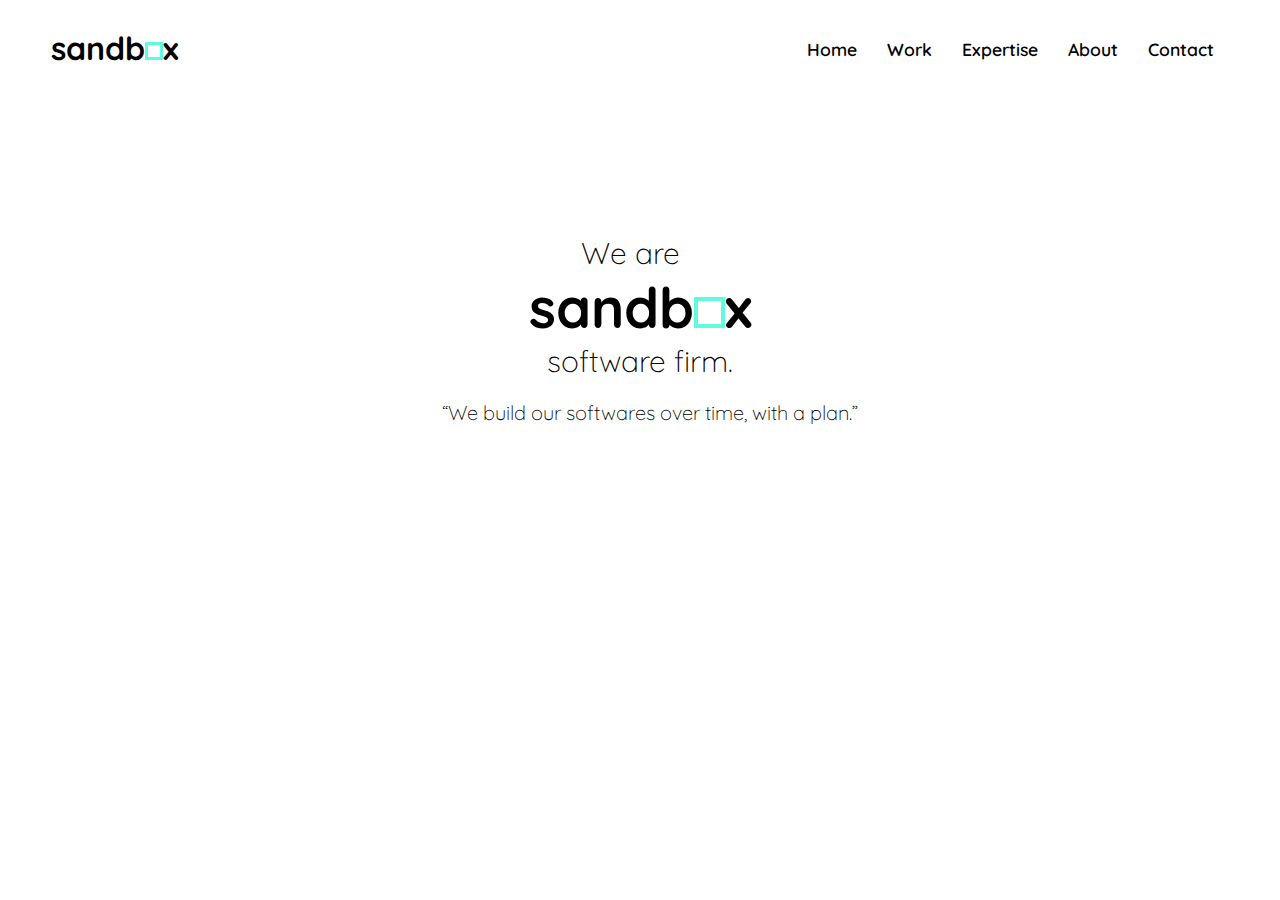
<file: index.html>
<!DOCTYPE html>
<html>
    <head>
        <title>Sandbox</title>
        <link rel="icon" href="Img/NoTextLogo.svg" type="image/icon type" sizes="16x16">
        <link rel="stylesheet" href="style.css">
        <link rel="stylesheet" href="responsive.css">
        <meta name="viewport" content="width=device-width, initial-scale=1.0">
    </head>
    <body>
        <div class="content-wrapper">
            <header class="navbar-wrapper">
                <h1>sandb<div class="square"></div>x</h1>
                <!-- <div class="image-wrapper"><img src="/img/text-logo.png"></div> -->
                <nav class="navbar">
                    <ul class="links">
                        <li><a href="index.html">Home</a></li>
                        <li><a href="work.html">Work</a></li>
                        <li><a href="expertise.html">Expertise</a></li>
                        <li><a href="about.html">About</a></li>
                        <li><a href="contact.html">Contact</a></li>
                    </ul>
                </nav>
            </header>
            <div class="description-wrapper">
                <article class="description">
                    <h3>We are</h3><h1>sandb<div class="square"></div>x</h1><h2>software firm.</h2>
                    <h4>We build our softwares over time, with a plan.</h4>
                </article>
            </div>
            
        </div>

    </body>
</html>
</file>
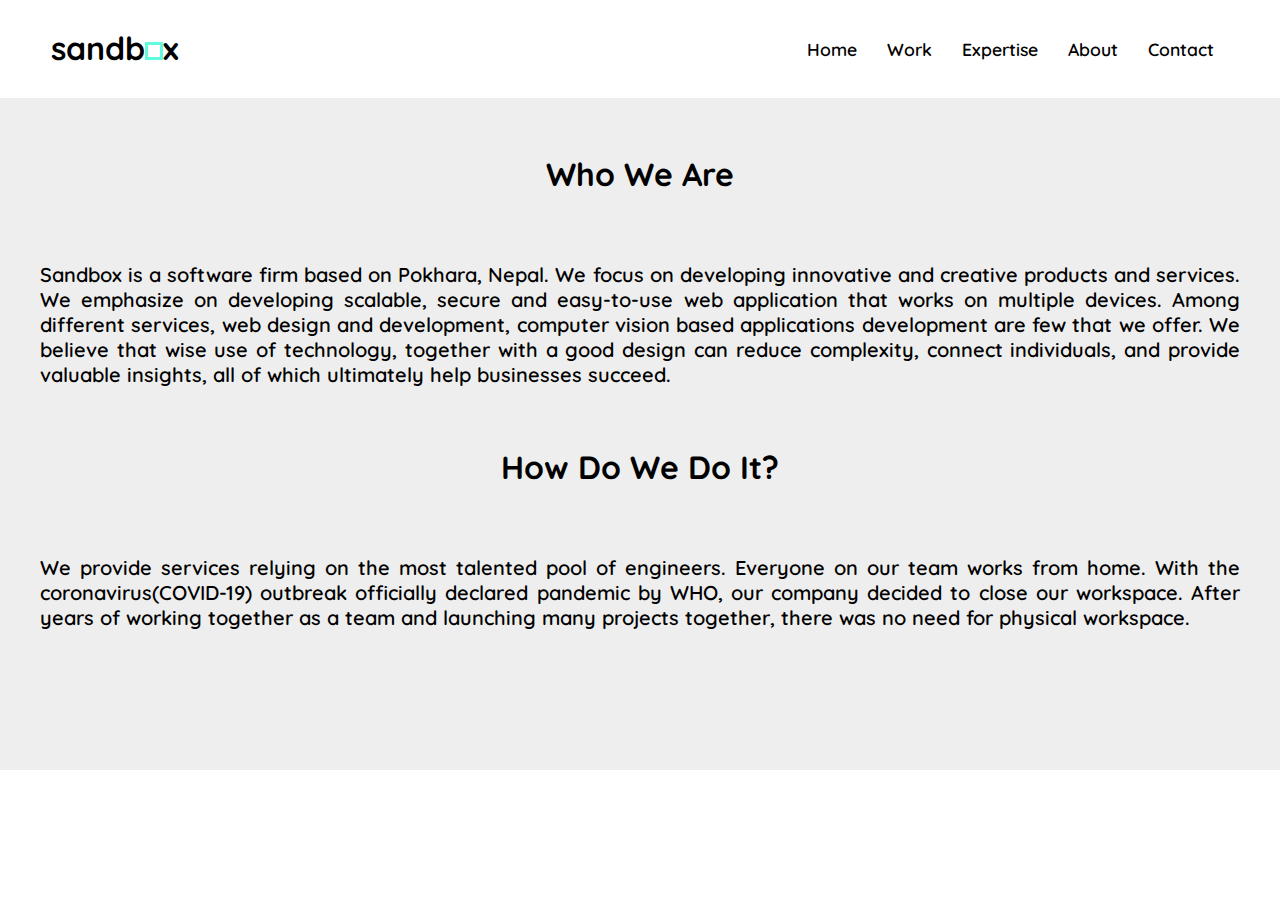
<file: about.html>
<!DOCTYPE html>
<html>
    <head>
        <title>Sandbox</title>
        <link rel="icon" href="Img/NoTextLogo.svg" type="image/icon type" sizes="16x16">  
        <link rel="stylesheet" href="style.css">
        <link rel="stylesheet" href="responsive.css">
        <meta name="viewport" content="width=device-width, initial-scale=1.0">
    </head>
    <body>
        <div class="content-wrapper">
            <header class="navbar-wrapper">
                <h1>sandb<div class="square"></div>x</h1>
                <nav class="navbar">
                    <ul class="links">
                        <li><a href="index.html">Home</a></li>
                        <li><a href="work.html">Work</a></li>
                        <li><a href="expertise.html">Expertise</a></li>
                        <li><a href="about.html">About</a></li>
                        <li><a href="contact.html">Contact</a></li>
                    </ul>
                </nav>
            </header>
            <div class="about-wrapper">
                <h1 class="about-header">Who We Are</h1>
                <div class="about">
                    Sandbox is a software firm based on Pokhara, Nepal. We focus on developing innovative and creative products and services. We emphasize on developing scalable, secure and easy-to-use web application that works on multiple devices. Among different services, web design and development, computer vision based applications development are few that we offer. We believe that wise use of technology, together with a good design can reduce complexity, connect individuals, and provide valuable insights, all of which ultimately help businesses succeed.
                </div>
                <h1 class="about-header">How Do We Do It?</h1>
                <div class="about">
                   We provide services relying on the most talented pool of engineers. Everyone on our team works from home. With the coronavirus(COVID-19) outbreak officially declared pandemic by WHO, our company decided to close our workspace. After years of working together as a team and launching many projects together, there was no need for physical workspace.
                </div>
                <!-- <h1 class="about-header">Our Mission</h1>
                <div class="about">
                    Our mission combines work and talent. We use technology to create a better and smarter environment. We want to achieve exceptional results by helping our clients make meaningful improvements. How do you do this? We help you develop and retain talented people by using the best technology and building attractive, profitable businesses.

                </div> -->
            </div>
            
        </div>

    </body>
</html>
</file>
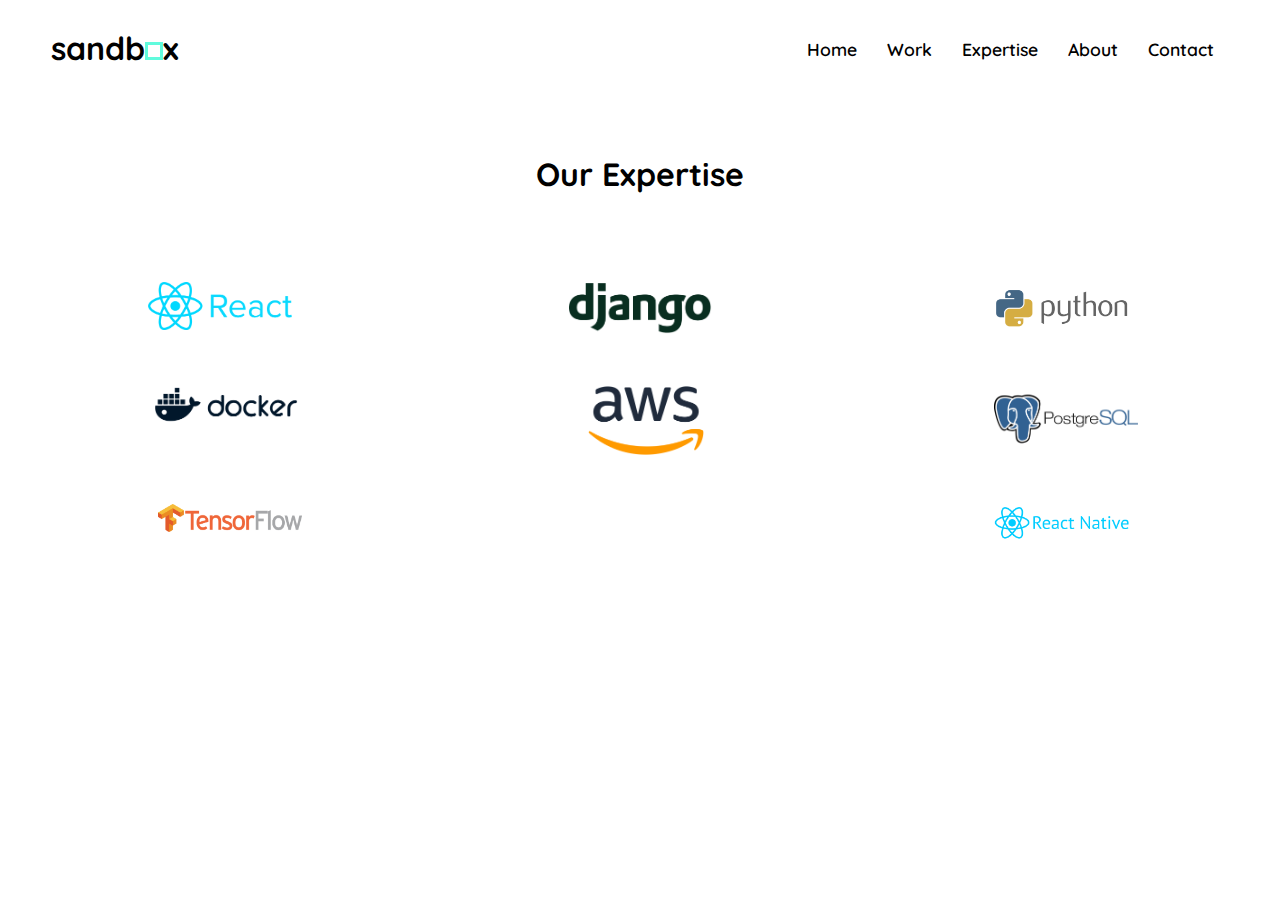
<file: expertise.html>
<!DOCTYPE html>
<html>
    <head>
        <title>Sandbox</title>
        <link rel="icon" href="Img/NoTextLogo.svg" type="image/icon type" sizes="16x16">
        <link rel="stylesheet" href="style.css">
        <link rel="stylesheet" href="responsive.css">
        <meta name="viewport" content="width=device-width, initial-scale=1.0">
    </head>
    <body>
        <div class="content-wrapper">
            <header class="navbar-wrapper">
                <h1>sandb<div class="square"></div>x</h1>
                <nav class="navbar">
                    <ul class="links">
                        <li><a href="index.html">Home</a></li>
                        <li><a href="work.html">Work</a></li>
                        <li><a href="expertise.html">Expertise</a></li>
                        <li><a href="about.html">About</a></li>
                        <li><a href="contact.html">Contact</a></li>
                    </ul>
                </nav>
            </header>
            <div class="expertise-wrapper">
                <h1 class="expertise-header">Our Expertise</h1>
                <div class="expertise">
                            <div><a href="https://reactjs.org/" target="_blank"><img src="Img/React.png" alt="react" title="react"></a></div>
                            <div><a href="https://www.djangoproject.com/" target="_blank"><img src="Img/Django.png" alt="django" title="django"></a></div>
                            <div><a href="https://www.python.org/" target="_blank"><img src="Img/Python.png" alt="python" title="python" style="position: relative; bottom: 12px;"></a></div>
                            <div><a href="https://www.docker.com/" target="_blank"><img src="Img/Docker.png" alt="docker" title="docker" style="position: relative; left: 6px;"></a></div>
                            <div><a href="https://aws.amazon.com/" target="_blank"><img src="Img/Aws.png" alt="aws" title="aws" style=" width: 80%; position: relative; left: 6px;"></a></div>
                            <div><a href="https://www.postgresql.org/" target="_blank"><img src="Img/Postgres.png" alt="postgresql" title="postgresql" style="position: relative; left: 6px;"></a></div>
                            <div><a href="https://www.tensorflow.org/" target="_blank"><img src="Img/Tensorflow.png" alt="tensorflow" title="tensorflow" style="position: relative; top: 14px; left:10px;"></a></div>
                            <div><a href="https://reactnative.dev/" target="_blank"><img src="Img/ReactNative.png" alt="react-native" title="react-native" style="position: relative; top: 8px;"></a></div>
                </div>
            </div>
            
            
        </div>

    </body>
</html>
</file>
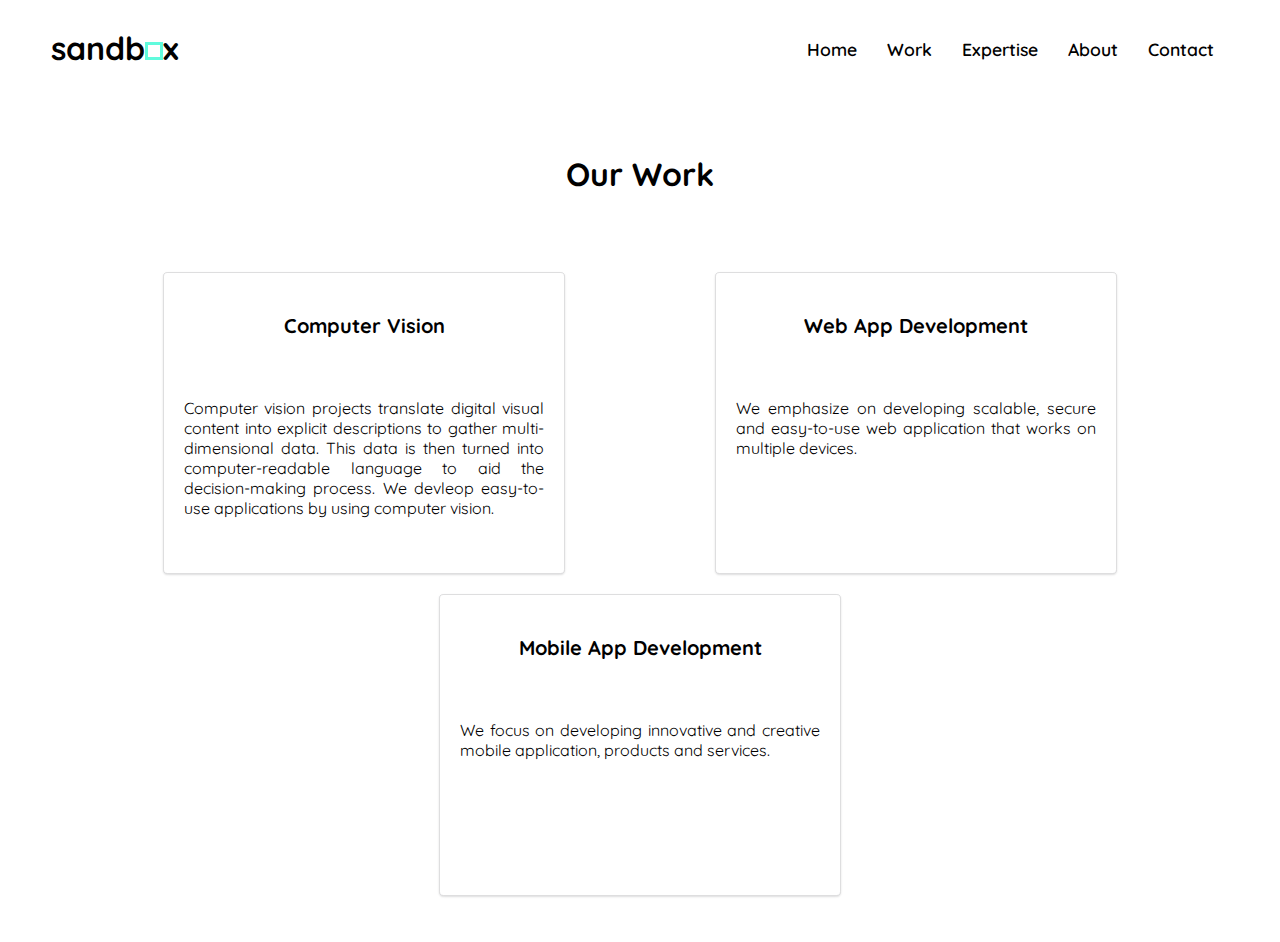
<file: work.html>
<!DOCTYPE html>
<html>
    <head>
        <title>Sandbox</title>
        <link rel="icon" href="Img/NoTextLogo.svg" type="image/icon type" sizes="16x16">
        <link rel="stylesheet" href="style.css">
        <link rel="stylesheet" href="responsive.css">
        <meta name="viewport" content="width=device-width, initial-scale=1.0">
    </head>
    <body>
        <div class="content-wrapper">
            <header class="navbar-wrapper">
                <h1>sandb<div class="square"></div>x</h1>
                <nav class="navbar">
                    <ul class="links">
                        <li><a href="index.html">Home</a></li>
                        <li><a href="work.html">Work</a></li>
                        <li><a href="expertise.html">Expertise</a></li>
                        <li><a href="about.html">About</a></li>
                        <li><a href="contact.html">Contact</a></li>
                    </ul>
                </nav>
            </header>
            <div class="work-wrapper">
                <h1 class="work-header">Our Work</h1>
                <div class="work-container">
                    <div class="work-items">
                        <h3>Computer Vision</h3>
                        <p>Computer vision projects translate digital visual content into explicit descriptions to gather multi-dimensional data. This data is then turned into computer-readable language to aid the decision-making process. We devleop easy-to-use applications by using computer vision.</p>
                    </div>
                    <div class="work-items">
                        <h3>Web App Development</h3>
                        <p>We emphasize on developing scalable, secure and easy-to-use web application that works on multiple devices.</p>
                    </div>
                    <div class="work-items">
                        <h3>Mobile App Development</h3>
                        <p>We focus on developing innovative and creative mobile application, products and services.</p>
                    </div>
                </div>
            </div>
            
            
        </div>

    </body>
</html>
</file>
<file: style.css>
@import url("https://fonts.googleapis.com/css2?family=Quicksand:wght@300&display=swap");

* {
  font-family: "Quicksand", sans-serif;
  margin: 0;
  -webkit-font-smoothing: antialiased;
}
/*153x50*/
/*Navbar*/

.navbar-wrapper {
  display: flex;
  justify-content: space-between;
  padding: 28px 51px;
}

.navbar-wrapper h1 {
  font-weight: 900;
}

/* .navbar-wrapper .image-wrapper {
  width: 144px;
  height: 130px;
}

.navbar-wrapper .image-wrapper img {
  width: 100%;
  height: 100%;
  position: relative;
  bottom: 44px;
} */

.navbar-wrapper .square {
  display: inline-block;
  height: 12px;
  width: 12px;
  background-color: white;
  border: 3px solid #61fbdd;
}

.navbar ul {
  display: flex;
  list-style: none;
  flex-wrap: wrap;
}

.navbar ul li {
  padding: 10px 15px;
  flex: 1 1 0px;
  font-weight: 600;
}

.navbar ul li a {
  text-decoration: none;
  color: black;
  font-size: 1.1em;
}

.navbar ul li a:hover {
  color: #61fbdd;
  transition: all 0.2s ease-in-out;
  cursor: pointer;
}

/*Homepage*/

.description-wrapper {
  position: relative;
  top: 100px;
  text-align: center;
  padding: 36px 40px;
  margin: 0 auto;
}

.description {
  padding: 0 17px 17px;
}
.description h3 {
  font-size: 30px;
  font-weight: 100;
  position: relative;
  right: 10px;
}

.description h1 {
  font-size: 3.5em;
}

.description h2 {
  font-size: 30px;
  font-weight: 100;
}

.description h4 {
  font-size: 20px;
  font-weight: 100;
  position: relative;
  top: 20px;
  left: 10px;
}
.description h4::before {
  content: open-quote;
}
.description h4::after {
  content: close-quote;
}

.description-wrapper .square {
  display: inline-block;
  height: 23px;
  width: 23px;
  background-color: white;
  border: 4px solid #61fbdd;
}

/*Our Expertise*/

.expertise-wrapper {
  padding: 36px 40px;
  text-align: center;
  margin: 0px 48px;
}

.expertise {
  display: flex;
  flex-wrap: wrap;
  justify-content: space-between;
  column-gap: 40px;
}

.expertise-header {
  text-align: center;
  padding: 20px 10px;
  margin-bottom: 48px;
}

.expertise img {
  width: 100%;
  height: auto;
}

.expertise div {
  margin: 20px 60px;
  width: 144px;
  height: 64px;
}

/*About Us*/

.about-wrapper {
  padding: 36px 40px 100px 40px;
  text-align: center;
  background-color: #eee;
}

.about-header {
  text-align: center;
  padding: 20px 10px;
  margin-bottom: 48px;
}

.about {
  font-size: 20px;
  font-weight: 600;
  text-align: justify;
  margin-bottom: 40px;
}

/*Contact*/

.contact-wrapper {
  padding: 36px 40px;
  text-align: center;
  margin: 0px 48px;
  /* background-color: #eee;
  min-height: 600px; */
}

.contact-header {
  text-align: center;
  padding: 20px 10px;
  margin-bottom: 48px;
}

.company-name {
  font-size: 1.4em;
}

.contact i {
  position: relative;
  top: 5px;
}

.location-name {
  display: inline;
}

/*Our Work*/

.work-wrapper {
  padding: 36px 40px;
  text-align: center;
  margin: 0px 48px;
}

.work-header {
  text-align: center;
  padding: 20px 10px;
  margin-bottom: 48px;
}

.work-container {
  display: flex;
  flex-wrap: wrap;
  justify-content: space-around;
  align-items: center;
  /* position: relative;
  left: 45px; */
}
.work-items {
  flex: 0 1 0;
  border: 1px solid rgba(34, 36, 38, 0.15);
  border-radius: 0.28571429rem;
  box-shadow: 0 1px 2px 0 rgb(34 36 38 / 15%);
  min-width: 400px;
  min-height: 300px;
  /* height: auto; */
  text-align: center;
  margin: 10px 20px;
}

.work-items h3 {
  font-size: 20px;
  padding: 40px 20px;
}

.work-items p {
  padding: 20px 20px;
  font-weight: 900px;
  /* font-size: 1.1em; */
  text-align: justify;
}
</file>
<file: responsive.css>
@media screen and (max-width: 765px) {
  /*Navbar*/

  .navbar-wrapper {
    display: block;
  }
  .navbar .links {
    text-align: left;
    padding: 0;
  }

  .navbar .links li {
    padding: 0;
    padding-top: 10px;
  }

  /*Our Expertise*/
  .expertise {
    display: block;
    margin-bottom: 40px;
  }
  .expertise-wrapper {
    text-align: left;
  }
  .expertise-header {
    text-align: left;
    padding: 20px 10px;
    padding-left: 60px;
    margin-bottom: 48px;
  }
}

@media screen and (max-width: 660px) {
  /*Navbar*/
  .navbar-wrapper {
    border-bottom: 1px solid black;
  }
  .navbar .links {
    display: block;
  }

  /*Homepage*/

  .description-wrapper {
    text-align: left;
    margin: 0;
    padding-left: 51px;
  }

  .description h3 {
    position: relative;
    left: 5px;
  }

  .description {
    padding: 0 17px 17px 0px;
  }

  /*Our Expertise*/
  .expertise-wrapper {
    margin: 0;
    padding-left: 51px;
  }

  .expertise-header {
    padding-left: 0px;
  }

  .expertise {
    position: absolute;
    left: -8px;
  }

  /*About Us*/

  .about-header {
    text-align: left;
    padding-left: 0px;
  }

  /*Contact Us */
  .contact-wrapper {
    margin: 0;
  }

  .contact-header {
    text-align: left;
    padding-left: 0px;
  }

  .company-name {
    text-align: left;
    font-size: 1.4em;
  }
  .icon-wrapper {
    text-align: left;
  }

  .contact i {
    text-align: left;
  }

  .location-name {
    text-align: left;
  }
}

@media screen and (max-width: 430px) {
  .work-items {
    min-width: 250px;
  }

  work-items h3,
  p {
    padding-left: 5px;
    padding-right: 5px;
  }
}

@media screen and (max-width: 325px) {
  /*Homepage*/

  .description-wrapper {
    padding-top: 0px;
  }

  .description h3 {
    font-size: 25px;
  }

  .description h1 {
    font-size: 2.5em;
  }

  .description h2 {
    font-size: 25px;
  }

  .description h4 {
    font-size: 15px;
  }
}
</file>
